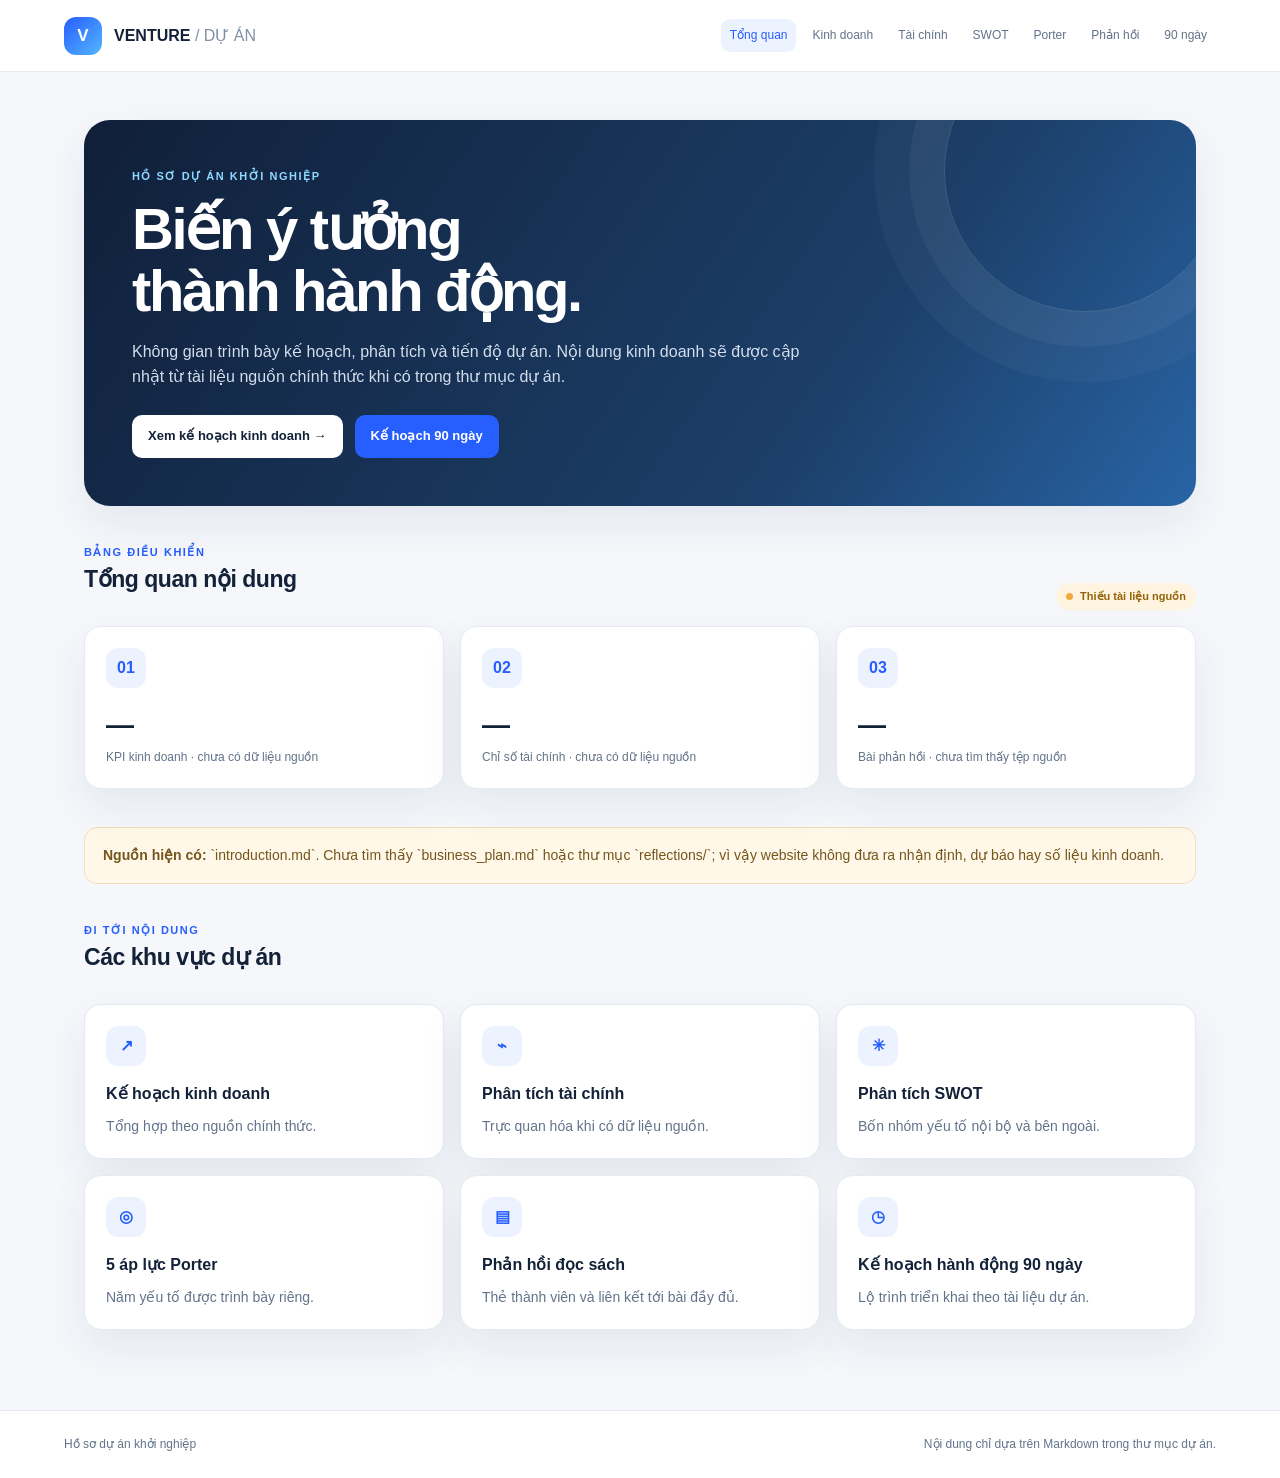
<file: 24170016 AI PROJECT/index.html>
<!doctype html><html lang="vi"><head><meta charset="utf-8"><meta name="viewport" content="width=device-width,initial-scale=1"><title>Tổng quan dự án | Venture</title><link rel="stylesheet" href="style.css"></head><body><header class="topbar"><a class="brand" href="index.html"><span class="brand-mark">V</span><span>VENTURE <span style="color:#8290a4;font-weight:500">/ DỰ ÁN</span></span></a><nav class="nav"><a class="active" href="index.html">Tổng quan</a><a href="business-plan.html">Kinh doanh</a><a href="financial-analysis.html">Tài chính</a><a href="swot.html">SWOT</a><a href="five-forces.html">Porter</a><a href="reflections.html">Phản hồi</a><a href="action-plan.html">90 ngày</a></nav></header><main><section class="hero"><div class="eyebrow">Hồ sơ dự án khởi nghiệp</div><h1>Biến ý tưởng<br>thành hành động.</h1><p>Không gian trình bày kế hoạch, phân tích và tiến độ dự án. Nội dung kinh doanh sẽ được cập nhật từ tài liệu nguồn chính thức khi có trong thư mục dự án.</p><div class="hero-actions"><a class="button light" href="business-plan.html">Xem kế hoạch kinh doanh →</a><a class="button" href="action-plan.html">Kế hoạch 90 ngày</a></div></section><section class="section"><div class="section-head"><div><div class="eyebrow">Bảng điều khiển</div><h2>Tổng quan nội dung</h2></div><span class="status">Thiếu tài liệu nguồn</span></div><div class="grid grid-3"><article class="card kpi"><div class="icon">01</div><div class="value">—</div><div class="label">KPI kinh doanh · chưa có dữ liệu nguồn</div></article><article class="card kpi"><div class="icon">02</div><div class="value">—</div><div class="label">Chỉ số tài chính · chưa có dữ liệu nguồn</div></article><article class="card kpi"><div class="icon">03</div><div class="value">—</div><div class="label">Bài phản hồi · chưa tìm thấy tệp nguồn</div></article></div></section><section class="section notice"><strong>Nguồn hiện có:</strong> `introduction.md`. Chưa tìm thấy `business_plan.md` hoặc thư mục `reflections/`; vì vậy website không đưa ra nhận định, dự báo hay số liệu kinh doanh.</section><section class="section"><div class="section-head"><div><div class="eyebrow">Đi tới nội dung</div><h2>Các khu vực dự án</h2></div></div><div class="grid grid-3"><a class="card" href="business-plan.html"><div class="icon">↗</div><h3>Kế hoạch kinh doanh</h3><p>Tổng hợp theo nguồn chính thức.</p></a><a class="card" href="financial-analysis.html"><div class="icon">⌁</div><h3>Phân tích tài chính</h3><p>Trực quan hóa khi có dữ liệu nguồn.</p></a><a class="card" href="swot.html"><div class="icon">✳</div><h3>Phân tích SWOT</h3><p>Bốn nhóm yếu tố nội bộ và bên ngoài.</p></a><a class="card" href="five-forces.html"><div class="icon">◎</div><h3>5 áp lực Porter</h3><p>Năm yếu tố được trình bày riêng.</p></a><a class="card" href="reflections.html"><div class="icon">▤</div><h3>Phản hồi đọc sách</h3><p>Thẻ thành viên và liên kết tới bài đầy đủ.</p></a><a class="card" href="action-plan.html"><div class="icon">◷</div><h3>Kế hoạch hành động 90 ngày</h3><p>Lộ trình triển khai theo tài liệu dự án.</p></a></div></section></main><footer class="footer"><span>Hồ sơ dự án khởi nghiệp</span><span>Nội dung chỉ dựa trên Markdown trong thư mục dự án.</span></footer></body></html>
</file>
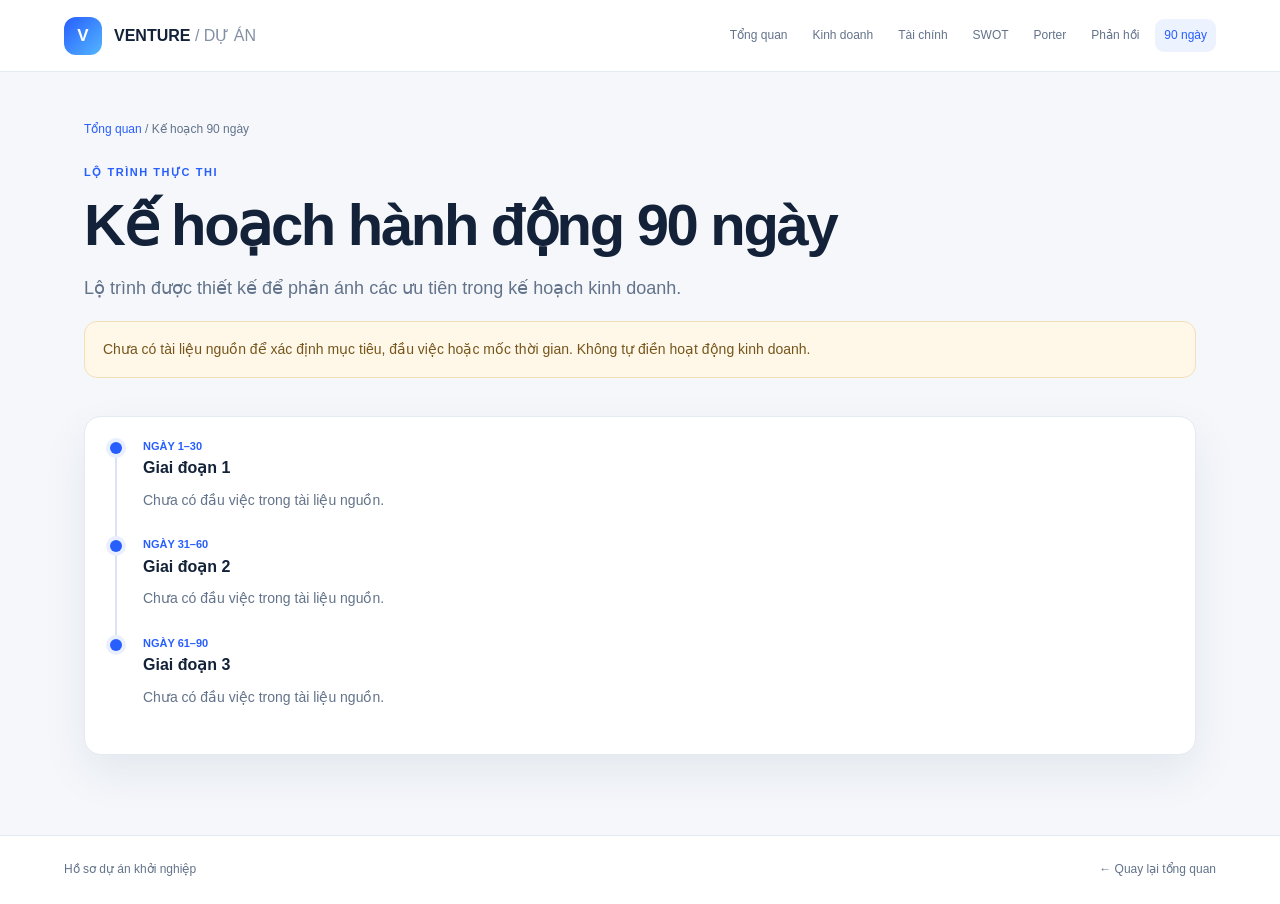
<file: 24170016 AI PROJECT/action-plan.html>
<!doctype html><html lang="vi"><head><meta charset="utf-8"><meta name="viewport" content="width=device-width,initial-scale=1"><title>Kế hoạch hành động 90 ngày | Venture</title><link rel="stylesheet" href="style.css"></head><body><header class="topbar"><a class="brand" href="index.html"><span class="brand-mark">V</span><span>VENTURE <span style="color:#8290a4;font-weight:500">/ DỰ ÁN</span></span></a><nav class="nav"><a href="index.html">Tổng quan</a><a href="business-plan.html">Kinh doanh</a><a href="financial-analysis.html">Tài chính</a><a href="swot.html">SWOT</a><a href="five-forces.html">Porter</a><a href="reflections.html">Phản hồi</a><a class="active" href="action-plan.html">90 ngày</a></nav></header><main><div class="crumb"><a href="index.html">Tổng quan</a> / Kế hoạch 90 ngày</div><div class="eyebrow">Lộ trình thực thi</div><h1>Kế hoạch hành động 90 ngày</h1><p class="lead">Lộ trình được thiết kế để phản ánh các ưu tiên trong kế hoạch kinh doanh.</p><div class="notice">Chưa có tài liệu nguồn để xác định mục tiêu, đầu việc hoặc mốc thời gian. Không tự điền hoạt động kinh doanh.</div><section class="section card"><div class="step"><div class="step-date">Ngày 1–30</div><h3>Giai đoạn 1</h3><p>Chưa có đầu việc trong tài liệu nguồn.</p></div><div class="step"><div class="step-date">Ngày 31–60</div><h3>Giai đoạn 2</h3><p>Chưa có đầu việc trong tài liệu nguồn.</p></div><div class="step"><div class="step-date">Ngày 61–90</div><h3>Giai đoạn 3</h3><p>Chưa có đầu việc trong tài liệu nguồn.</p></div></section></main><footer class="footer"><span>Hồ sơ dự án khởi nghiệp</span><span><a href="index.html">← Quay lại tổng quan</a></span></footer></body></html>
</file>
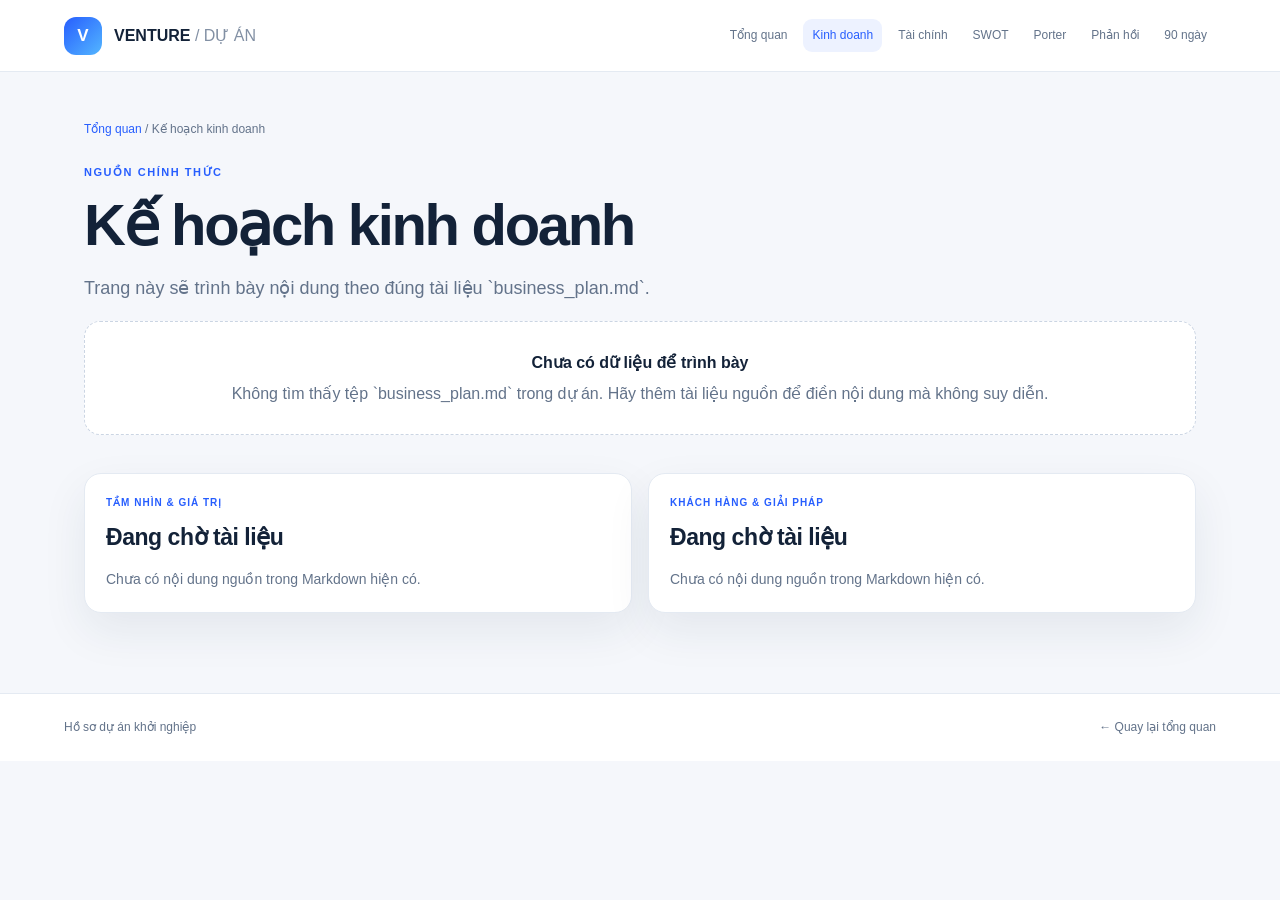
<file: 24170016 AI PROJECT/business-plan.html>
<!doctype html><html lang="vi"><head><meta charset="utf-8"><meta name="viewport" content="width=device-width,initial-scale=1"><title>Kế hoạch kinh doanh | Venture</title><link rel="stylesheet" href="style.css"></head><body><header class="topbar"><a class="brand" href="index.html"><span class="brand-mark">V</span><span>VENTURE <span style="color:#8290a4;font-weight:500">/ DỰ ÁN</span></span></a><nav class="nav"><a href="index.html">Tổng quan</a><a class="active" href="business-plan.html">Kinh doanh</a><a href="financial-analysis.html">Tài chính</a><a href="swot.html">SWOT</a><a href="five-forces.html">Porter</a><a href="reflections.html">Phản hồi</a><a href="action-plan.html">90 ngày</a></nav></header><main><div class="crumb"><a href="index.html">Tổng quan</a> / Kế hoạch kinh doanh</div><div class="eyebrow">Nguồn chính thức</div><h1>Kế hoạch kinh doanh</h1><p class="lead">Trang này sẽ trình bày nội dung theo đúng tài liệu `business_plan.md`.</p><div class="empty"><strong>Chưa có dữ liệu để trình bày</strong>Không tìm thấy tệp `business_plan.md` trong dự án. Hãy thêm tài liệu nguồn để điền nội dung mà không suy diễn.</div><section class="section grid grid-2"><article class="card"><div class="tag">Tầm nhìn & giá trị</div><h2 style="margin-top:8px">Đang chờ tài liệu</h2><p>Chưa có nội dung nguồn trong Markdown hiện có.</p></article><article class="card"><div class="tag">Khách hàng & giải pháp</div><h2 style="margin-top:8px">Đang chờ tài liệu</h2><p>Chưa có nội dung nguồn trong Markdown hiện có.</p></article></section></main><footer class="footer"><span>Hồ sơ dự án khởi nghiệp</span><span><a href="index.html">← Quay lại tổng quan</a></span></footer></body></html>
</file>
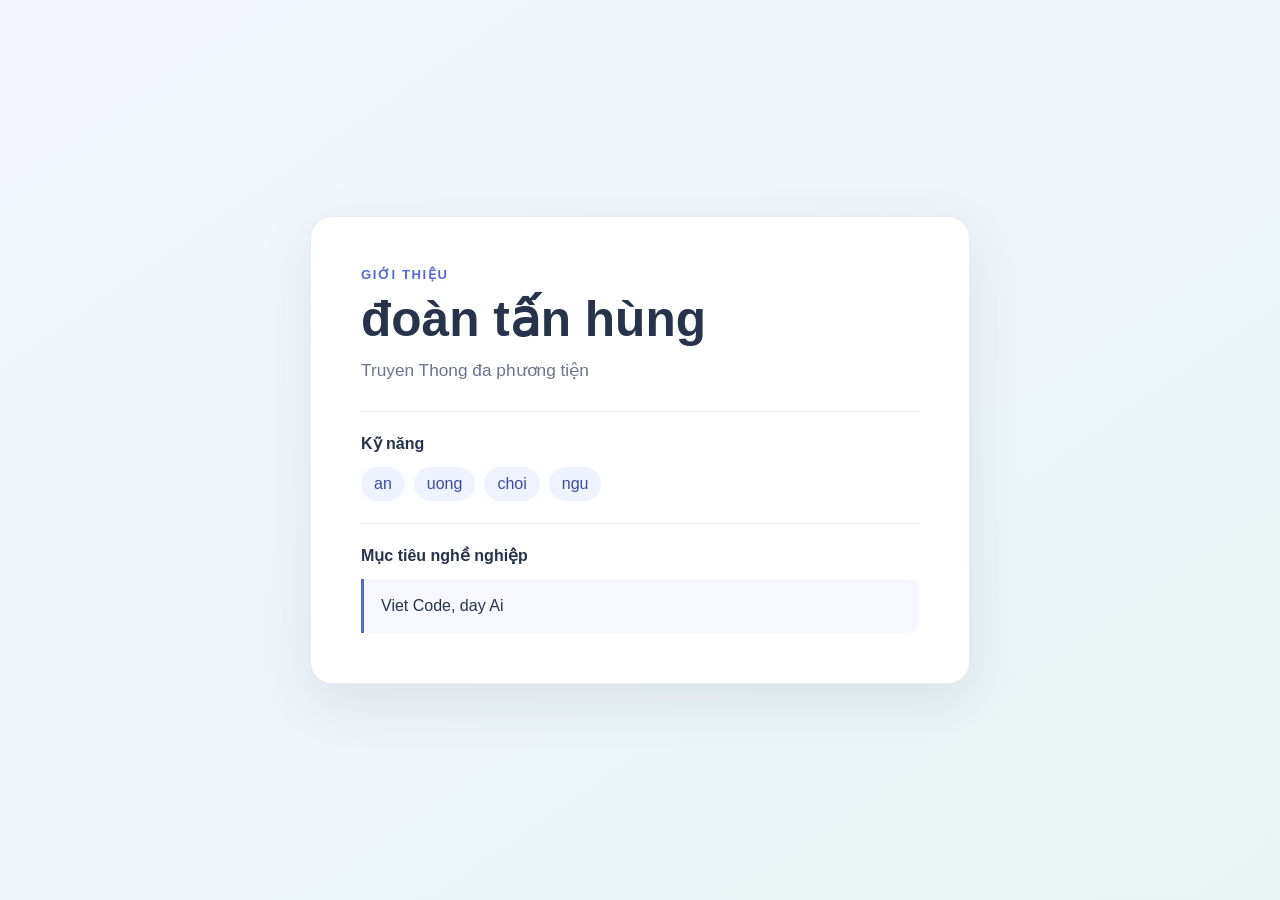
<file: 24170016 AI PROJECT/dth.html>
<!DOCTYPE html>
<html lang="vi">
<head>
  <meta charset="UTF-8">
  <meta name="viewport" content="width=device-width, initial-scale=1.0">
  <title>Giới thiệu | đoàn tấn hùng</title>
  <style>
    :root { --ink: #26334a; --muted: #69758b; --accent: #5369d7; --pale: #eff2ff; }
    * { box-sizing: border-box; }
    body {
      margin: 0; min-height: 100vh; padding: 28px; display: grid; place-items: center;
      background: linear-gradient(145deg, #f4f6ff, #e7f4f3);
      color: var(--ink); font-family: "Segoe UI", Arial, sans-serif;
    }
    main {
      width: min(100%, 660px); padding: clamp(28px, 6vw, 50px);
      background: #fff; border: 1px solid #e7eaf3; border-radius: 22px;
      box-shadow: 0 18px 55px #28375a18;
    }
    .eyebrow { margin: 0 0 10px; color: var(--accent); font-size: .82rem; font-weight: 700; letter-spacing: .12em; text-transform: uppercase; }
    h1 { margin: 0; font-size: clamp(2rem, 7vw, 3.1rem); line-height: 1.12; }
    .major { margin: 12px 0 30px; color: var(--muted); font-size: 1.08rem; }
    section { padding-top: 22px; border-top: 1px solid #edf0f5; }
    section + section { margin-top: 22px; }
    h2 { margin: 0 0 14px; font-size: 1rem; }
    .skills { display: flex; flex-wrap: wrap; gap: 9px; }
    .skills span { padding: 8px 13px; border-radius: 999px; background: var(--pale); color: #384da9; }
    .goal { margin: 0; padding: 14px 17px; border-left: 3px solid var(--accent); border-radius: 0 10px 10px 0; background: #f7f8ff; line-height: 1.6; }
  </style>
</head>
<body>
  <main>
    <header>
      <p class="eyebrow">Giới thiệu</p>
      <h1>đoàn tấn hùng</h1>
      <p class="major">Truyen Thong đa phương tiện</p>
    </header>
    <section aria-labelledby="skills-title">
      <h2 id="skills-title">Kỹ năng</h2>
      <div class="skills"><span>an</span><span>uong</span><span>choi</span><span>ngu</span></div>
    </section>
    <section aria-labelledby="goal-title">
      <h2 id="goal-title">Mục tiêu nghề nghiệp</h2>
      <p class="goal">Viet Code, day Ai</p>
    </section>
  </main>
</body>
</html>
</file>
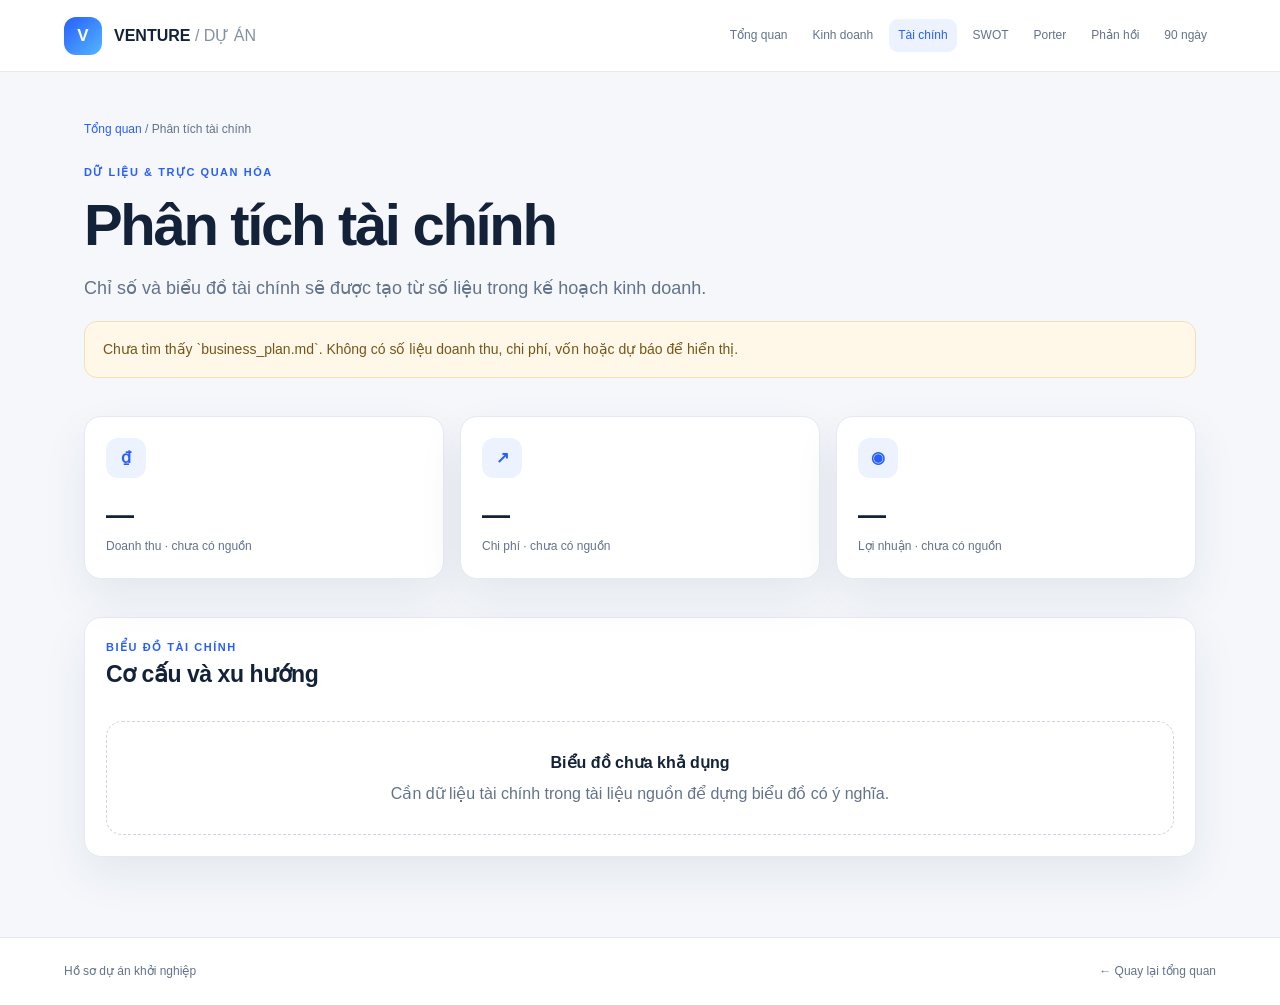
<file: 24170016 AI PROJECT/financial-analysis.html>
<!doctype html><html lang="vi"><head><meta charset="utf-8"><meta name="viewport" content="width=device-width,initial-scale=1"><title>Phân tích tài chính | Venture</title><link rel="stylesheet" href="style.css"></head><body><header class="topbar"><a class="brand" href="index.html"><span class="brand-mark">V</span><span>VENTURE <span style="color:#8290a4;font-weight:500">/ DỰ ÁN</span></span></a><nav class="nav"><a href="index.html">Tổng quan</a><a href="business-plan.html">Kinh doanh</a><a class="active" href="financial-analysis.html">Tài chính</a><a href="swot.html">SWOT</a><a href="five-forces.html">Porter</a><a href="reflections.html">Phản hồi</a><a href="action-plan.html">90 ngày</a></nav></header><main><div class="crumb"><a href="index.html">Tổng quan</a> / Phân tích tài chính</div><div class="eyebrow">Dữ liệu & trực quan hóa</div><h1>Phân tích tài chính</h1><p class="lead">Chỉ số và biểu đồ tài chính sẽ được tạo từ số liệu trong kế hoạch kinh doanh.</p><div class="notice">Chưa tìm thấy `business_plan.md`. Không có số liệu doanh thu, chi phí, vốn hoặc dự báo để hiển thị.</div><section class="section grid grid-3"><article class="card kpi"><div class="icon">₫</div><div class="value">—</div><div class="label">Doanh thu · chưa có nguồn</div></article><article class="card kpi"><div class="icon">↗</div><div class="value">—</div><div class="label">Chi phí · chưa có nguồn</div></article><article class="card kpi"><div class="icon">◉</div><div class="value">—</div><div class="label">Lợi nhuận · chưa có nguồn</div></article></section><section class="section card"><div class="section-head"><div><div class="eyebrow">Biểu đồ tài chính</div><h2>Cơ cấu và xu hướng</h2></div></div><div class="empty"><strong>Biểu đồ chưa khả dụng</strong>Cần dữ liệu tài chính trong tài liệu nguồn để dựng biểu đồ có ý nghĩa.</div></section></main><footer class="footer"><span>Hồ sơ dự án khởi nghiệp</span><span><a href="index.html">← Quay lại tổng quan</a></span></footer></body></html>
</file>
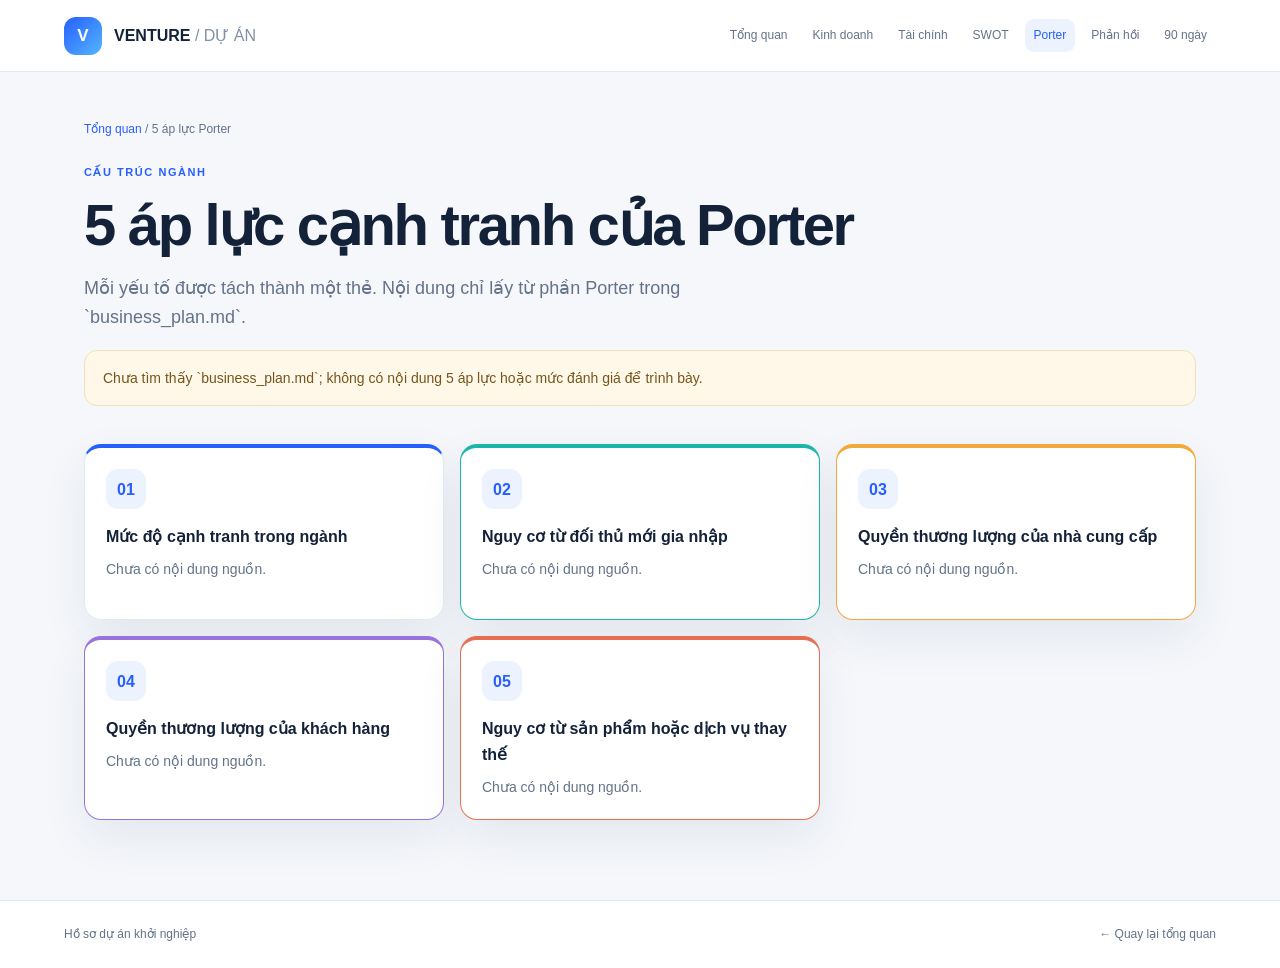
<file: 24170016 AI PROJECT/five-forces.html>
<!doctype html><html lang="vi"><head><meta charset="utf-8"><meta name="viewport" content="width=device-width,initial-scale=1"><title>5 áp lực cạnh tranh của Porter | Venture</title><link rel="stylesheet" href="style.css"></head><body><header class="topbar"><a class="brand" href="index.html"><span class="brand-mark">V</span><span>VENTURE <span style="color:#8290a4;font-weight:500">/ DỰ ÁN</span></span></a><nav class="nav"><a href="index.html">Tổng quan</a><a href="business-plan.html">Kinh doanh</a><a href="financial-analysis.html">Tài chính</a><a href="swot.html">SWOT</a><a class="active" href="five-forces.html">Porter</a><a href="reflections.html">Phản hồi</a><a href="action-plan.html">90 ngày</a></nav></header><main><div class="crumb"><a href="index.html">Tổng quan</a> / 5 áp lực Porter</div><div class="eyebrow">Cấu trúc ngành</div><h1>5 áp lực cạnh tranh của Porter</h1><p class="lead">Mỗi yếu tố được tách thành một thẻ. Nội dung chỉ lấy từ phần Porter trong `business_plan.md`.</p><div class="notice">Chưa tìm thấy `business_plan.md`; không có nội dung 5 áp lực hoặc mức đánh giá để trình bày.</div><section class="section grid grid-3"><article class="card force"><div class="icon">01</div><h3>Mức độ cạnh tranh trong ngành</h3><p>Chưa có nội dung nguồn.</p></article><article class="card force"><div class="icon">02</div><h3>Nguy cơ từ đối thủ mới gia nhập</h3><p>Chưa có nội dung nguồn.</p></article><article class="card force"><div class="icon">03</div><h3>Quyền thương lượng của nhà cung cấp</h3><p>Chưa có nội dung nguồn.</p></article><article class="card force"><div class="icon">04</div><h3>Quyền thương lượng của khách hàng</h3><p>Chưa có nội dung nguồn.</p></article><article class="card force"><div class="icon">05</div><h3>Nguy cơ từ sản phẩm hoặc dịch vụ thay thế</h3><p>Chưa có nội dung nguồn.</p></article></section></main><footer class="footer"><span>Hồ sơ dự án khởi nghiệp</span><span><a href="index.html">← Quay lại tổng quan</a></span></footer></body></html>
</file>
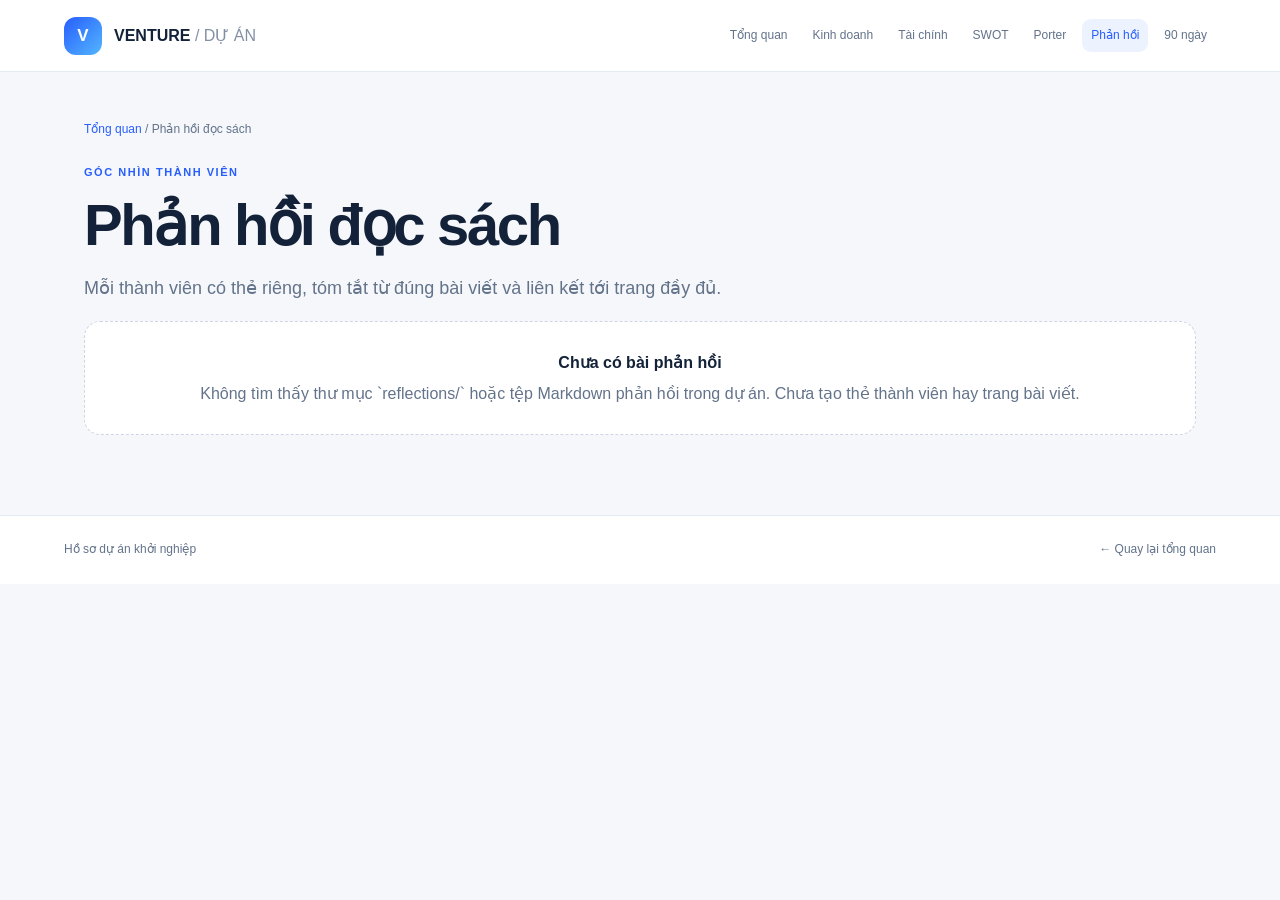
<file: 24170016 AI PROJECT/reflections.html>
<!doctype html><html lang="vi"><head><meta charset="utf-8"><meta name="viewport" content="width=device-width,initial-scale=1"><title>Phản hồi đọc sách | Venture</title><link rel="stylesheet" href="style.css"></head><body><header class="topbar"><a class="brand" href="index.html"><span class="brand-mark">V</span><span>VENTURE <span style="color:#8290a4;font-weight:500">/ DỰ ÁN</span></span></a><nav class="nav"><a href="index.html">Tổng quan</a><a href="business-plan.html">Kinh doanh</a><a href="financial-analysis.html">Tài chính</a><a href="swot.html">SWOT</a><a href="five-forces.html">Porter</a><a class="active" href="reflections.html">Phản hồi</a><a href="action-plan.html">90 ngày</a></nav></header><main><div class="crumb"><a href="index.html">Tổng quan</a> / Phản hồi đọc sách</div><div class="eyebrow">Góc nhìn thành viên</div><h1>Phản hồi đọc sách</h1><p class="lead">Mỗi thành viên có thẻ riêng, tóm tắt từ đúng bài viết và liên kết tới trang đầy đủ.</p><div class="empty"><strong>Chưa có bài phản hồi</strong>Không tìm thấy thư mục `reflections/` hoặc tệp Markdown phản hồi trong dự án. Chưa tạo thẻ thành viên hay trang bài viết.</div></main><footer class="footer"><span>Hồ sơ dự án khởi nghiệp</span><span><a href="index.html">← Quay lại tổng quan</a></span></footer></body></html>
</file>
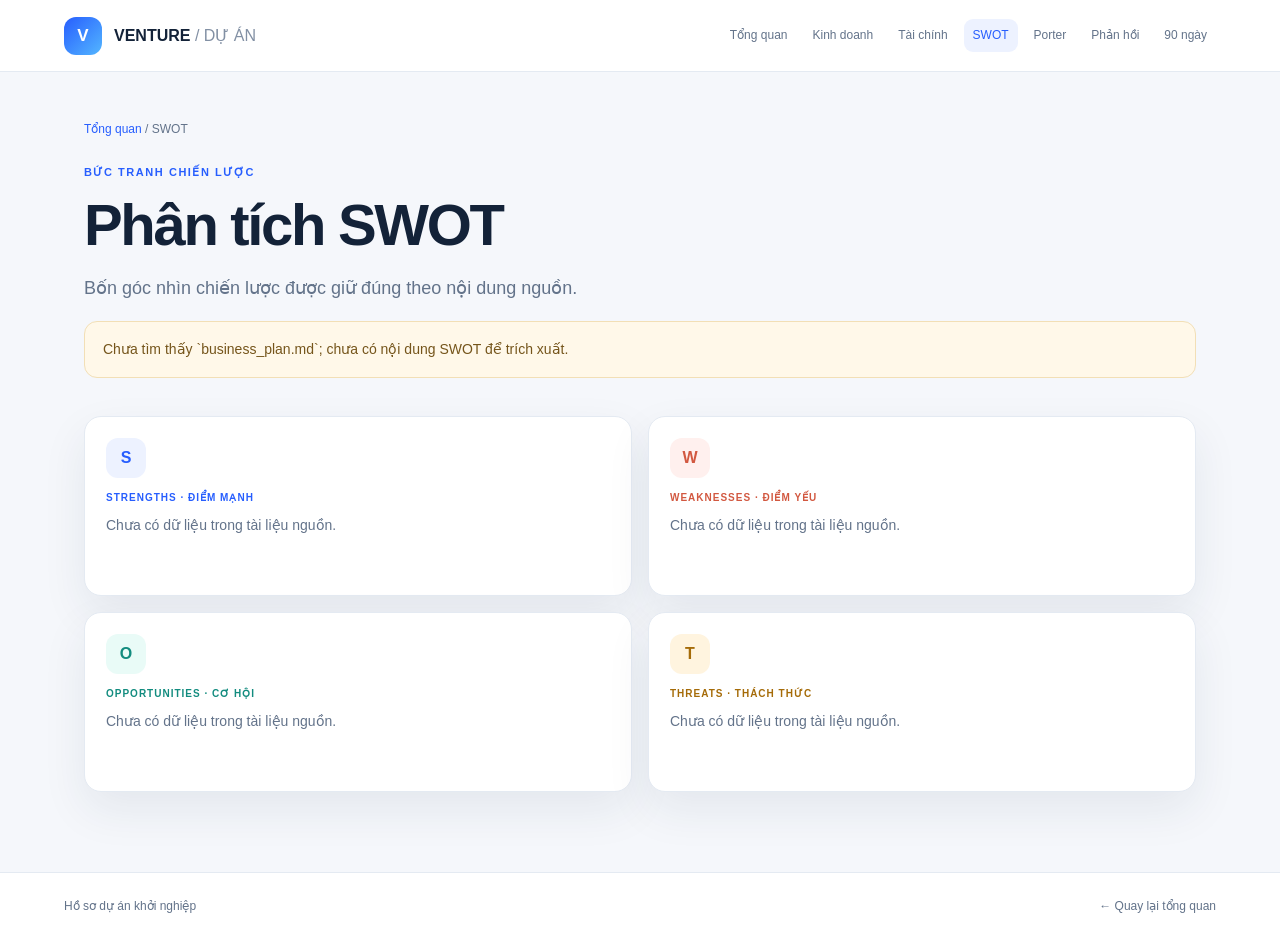
<file: 24170016 AI PROJECT/swot.html>
<!doctype html><html lang="vi"><head><meta charset="utf-8"><meta name="viewport" content="width=device-width,initial-scale=1"><title>Phân tích SWOT | Venture</title><link rel="stylesheet" href="style.css"></head><body><header class="topbar"><a class="brand" href="index.html"><span class="brand-mark">V</span><span>VENTURE <span style="color:#8290a4;font-weight:500">/ DỰ ÁN</span></span></a><nav class="nav"><a href="index.html">Tổng quan</a><a href="business-plan.html">Kinh doanh</a><a href="financial-analysis.html">Tài chính</a><a class="active" href="swot.html">SWOT</a><a href="five-forces.html">Porter</a><a href="reflections.html">Phản hồi</a><a href="action-plan.html">90 ngày</a></nav></header><main><div class="crumb"><a href="index.html">Tổng quan</a> / SWOT</div><div class="eyebrow">Bức tranh chiến lược</div><h1>Phân tích SWOT</h1><p class="lead">Bốn góc nhìn chiến lược được giữ đúng theo nội dung nguồn.</p><div class="notice">Chưa tìm thấy `business_plan.md`; chưa có nội dung SWOT để trích xuất.</div><section class="section grid grid-2"><article class="card swot-card"><div class="icon">S</div><div class="tag">Strengths · Điểm mạnh</div><p>Chưa có dữ liệu trong tài liệu nguồn.</p></article><article class="card swot-card"><div class="icon" style="background:#fff0ee;color:#d25840">W</div><div class="tag" style="color:#d25840">Weaknesses · Điểm yếu</div><p>Chưa có dữ liệu trong tài liệu nguồn.</p></article><article class="card swot-card"><div class="icon" style="background:#e9fbf7;color:#138c7f">O</div><div class="tag" style="color:#138c7f">Opportunities · Cơ hội</div><p>Chưa có dữ liệu trong tài liệu nguồn.</p></article><article class="card swot-card"><div class="icon" style="background:#fff4df;color:#a56b08">T</div><div class="tag" style="color:#a56b08">Threats · Thách thức</div><p>Chưa có dữ liệu trong tài liệu nguồn.</p></article></section></main><footer class="footer"><span>Hồ sơ dự án khởi nghiệp</span><span><a href="index.html">← Quay lại tổng quan</a></span></footer></body></html>
</file>
<file: 24170016 AI PROJECT/style.css>
:root{--ink:#132238;--muted:#63738a;--paper:#f5f7fb;--card:#fff;--line:#e4eaf2;--blue:#275efe;--cyan:#1bb6a8;--amber:#f1a93b;--red:#e76f51;--shadow:0 18px 45px rgba(26,47,82,.08);font-family:Inter,"Segoe UI",Arial,sans-serif;color:var(--ink);background:var(--paper)}
*{box-sizing:border-box}body{margin:0;line-height:1.6}a{color:inherit;text-decoration:none}.topbar{height:auto;min-height:72px;background:#fff;border-bottom:1px solid var(--line);display:flex;align-items:center;justify-content:space-between;padding:14px max(5vw,24px);gap:18px;position:sticky;top:0;z-index:5}.brand{display:flex;align-items:center;gap:12px;font-weight:800;white-space:nowrap}.brand-mark{width:38px;height:38px;border-radius:12px;background:linear-gradient(135deg,var(--blue),#53b6ff);display:grid;place-items:center;color:#fff;font-size:17px}.nav{display:flex;gap:7px;align-items:center;flex-wrap:wrap;justify-content:flex-end}.nav a{font-size:12px;color:var(--muted);padding:7px 9px;border-radius:9px}.nav a:hover,.nav a.active{background:#edf2ff;color:var(--blue)}main{max-width:1160px;margin:0 auto;padding:48px 24px 80px}.eyebrow{text-transform:uppercase;letter-spacing:.14em;font-size:11px;font-weight:800;color:var(--blue)}h1{font-size:clamp(34px,5vw,58px);line-height:1.08;letter-spacing:-.04em;margin:12px 0 16px}h2{font-size:23px;letter-spacing:-.02em;margin:0 0 12px}h3{font-size:16px;margin:0 0 8px}.lead{font-size:18px;color:var(--muted);max-width:720px}.hero{padding:48px;background:linear-gradient(125deg,#101f39,#1c3f69 68%,#2864a5);border-radius:26px;color:#fff;box-shadow:var(--shadow);position:relative;overflow:hidden}.hero:after{content:"";position:absolute;width:280px;height:280px;border:1px solid #ffffff26;border-radius:50%;right:-30px;top:-90px;box-shadow:0 0 0 35px #ffffff0b,0 0 0 70px #ffffff08}.hero .eyebrow{color:#8ed8ff}.hero p{color:#d3deed;max-width:680px}.hero-actions{display:flex;gap:12px;margin-top:25px;flex-wrap:wrap}.button{display:inline-flex;align-items:center;justify-content:center;background:var(--blue);color:#fff;padding:11px 16px;border:0;border-radius:10px;font-weight:700;font-size:13px}.button.light{background:#fff;color:var(--ink)}.button.outline{background:transparent;border:1px solid var(--line);color:var(--ink)}.section{margin-top:38px}.section-head{display:flex;justify-content:space-between;align-items:end;margin-bottom:16px;gap:12px}.section-head p{margin:0;color:var(--muted);font-size:13px}.grid{display:grid;gap:16px}.grid-3{grid-template-columns:repeat(3,minmax(0,1fr))}.grid-2{grid-template-columns:repeat(2,minmax(0,1fr))}.card{background:var(--card);border:1px solid var(--line);border-radius:17px;padding:21px;box-shadow:var(--shadow)}.card p{color:var(--muted);font-size:14px;margin:8px 0 0}.icon{width:40px;height:40px;border-radius:12px;display:grid;place-items:center;background:#edf2ff;color:var(--blue);font-weight:800;margin-bottom:15px}.status{display:inline-flex;align-items:center;gap:7px;border-radius:999px;padding:5px 10px;background:#fff4df;color:#95630a;font-size:11px;font-weight:800}.status:before{content:"";width:7px;height:7px;background:var(--amber);border-radius:50%}.notice{background:#fff8e9;border:1px solid #f2dfb6;padding:16px 18px;border-radius:13px;color:#75551b;font-size:14px}.kpi{min-height:135px}.kpi .value{font-size:28px;font-weight:800;letter-spacing:-.04em}.kpi .label{color:var(--muted);font-size:12px}.empty{padding:28px;text-align:center;border:1px dashed #cbd5e3;border-radius:16px;background:#fff;color:var(--muted)}.empty strong{display:block;color:var(--ink);margin-bottom:5px}.bar-list{display:grid;gap:17px}.bar-row{display:grid;grid-template-columns:150px 1fr;align-items:center;gap:12px;font-size:13px}.bar-track{height:10px;border-radius:99px;background:#edf1f6;overflow:hidden}.bar-fill{height:100%;background:linear-gradient(90deg,var(--blue),#72a8ff);border-radius:inherit}.swot-card{min-height:180px}.swot-card .icon{margin-bottom:12px}.tag{font-size:10px;letter-spacing:.1em;font-weight:800;color:var(--blue);text-transform:uppercase}.force{border-top:4px solid var(--blue);min-height:176px}.force:nth-child(2){border-color:var(--cyan)}.force:nth-child(3){border-color:var(--amber)}.force:nth-child(4){border-color:#9873db}.force:nth-child(5){border-color:var(--red)}.step{position:relative;padding-left:26px;border-left:2px solid #d9e3f2;margin-left:9px;padding-bottom:21px}.step:before{content:"";position:absolute;left:-7px;top:4px;width:12px;height:12px;background:var(--blue);border-radius:50%;box-shadow:0 0 0 4px #e9efff}.step:last-child{border-left-color:transparent}.step-date{font-size:11px;color:var(--blue);font-weight:800;text-transform:uppercase}.step p{color:var(--muted);font-size:14px;margin:4px 0}.member{display:flex;gap:15px;align-items:flex-start}.avatar{width:44px;height:44px;flex:none;border-radius:14px;display:grid;place-items:center;background:#edf2ff;color:var(--blue);font-weight:800}.footer{border-top:1px solid var(--line);padding:24px max(5vw,24px);display:flex;justify-content:space-between;gap:12px;color:var(--muted);font-size:12px;background:#fff}.crumb{font-size:12px;color:var(--muted);margin-bottom:25px}.crumb a{color:var(--blue)}
@media(max-width:850px){.topbar{align-items:flex-start;flex-direction:column}.nav{justify-content:flex-start}.grid-3{grid-template-columns:repeat(2,minmax(0,1fr))}}@media(max-width:580px){main{padding:30px 16px 55px}.hero{padding:30px 23px}.grid-3,.grid-2{grid-template-columns:1fr}.section-head{align-items:flex-start;flex-direction:column}.bar-row{grid-template-columns:1fr;gap:6px}.footer{flex-direction:column}.topbar{padding:12px 16px}.nav{gap:2px}.nav a{font-size:11px;padding:6px}}
</file>
